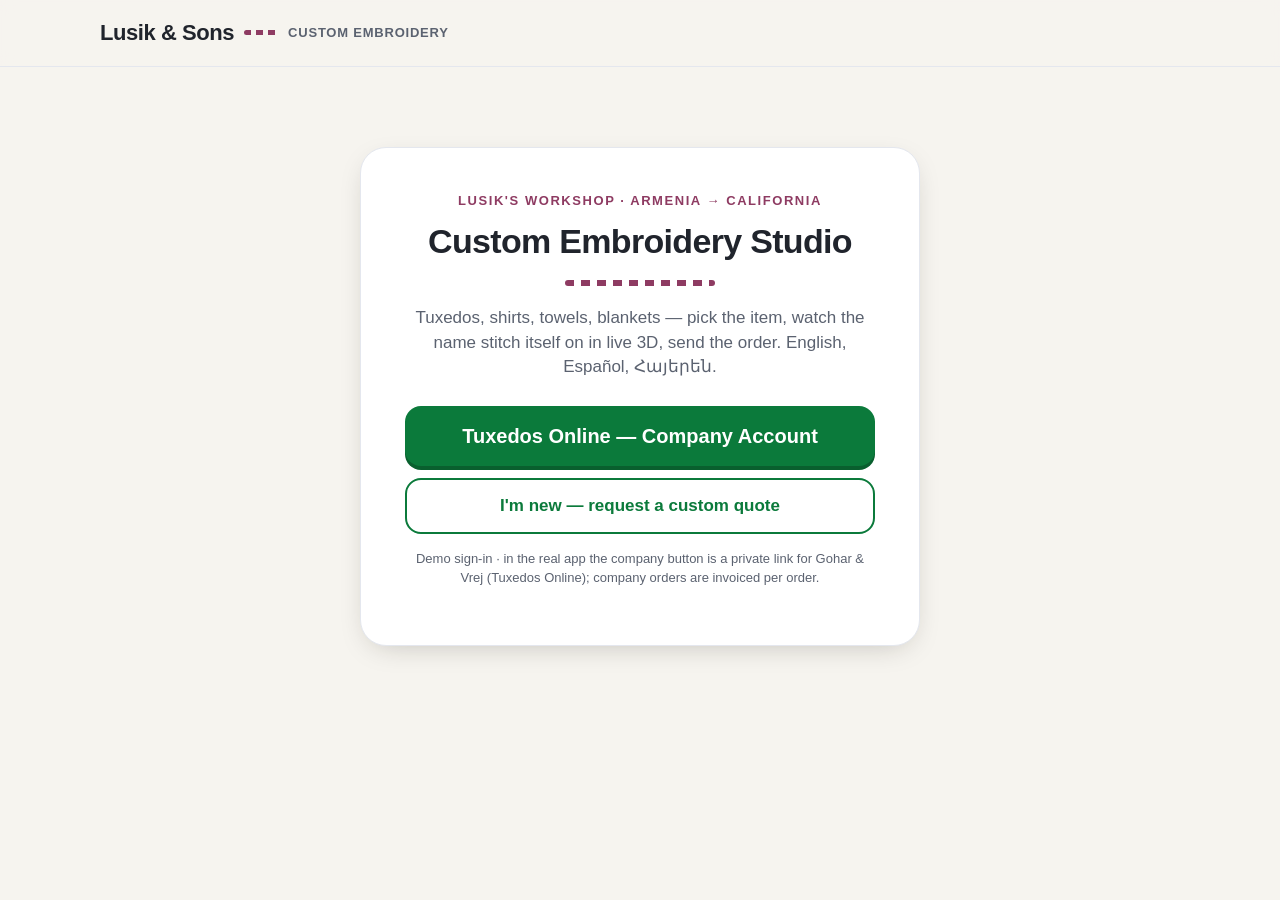
<file: apps/studio/index.html>
<!doctype html>
<html lang="en">
<head>
<meta charset="utf-8">
<meta name="viewport" content="width=device-width, initial-scale=1">
<title>Lusik &amp; Sons — Custom Embroidery Studio</title>
<link rel="stylesheet" href="./css/studio.css">
<script type="importmap">{ "imports": { "three": "./vendor/three.module.min.js" } }</script>
</head>
<body>
<header class="top"><div class="wrap">
  <div class="brand"><span>Lusik &amp; Sons</span><span class="stitch"></span><small>Custom Embroidery</small></div>
  <button class="step-back" id="backBtn" style="display:none">‹ Back</button>
  <span class="who" id="who"></span>
</div></header>

<main><div class="wrap">

  <!-- SIGN IN -->
  <section class="screen on" data-screen="signin">
    <div class="hero">
      <div class="eyebrow">Lusik's Workshop · Armenia → California</div>
      <h1 style="font-size:34px">Custom Embroidery Studio</h1>
      <div class="stitch-lg"></div>
      <p class="sub" style="margin-bottom:26px">Tuxedos, shirts, towels, blankets — pick the item, watch the name stitch itself on in live 3D, send the order. English, Español, Հայերեն.</p>
      <button class="btn-go wide" data-go="catalog" onclick="signIn('Gohar','company')">Tuxedos Online — Company Account</button>
      <div style="height:12px"></div>
      <button class="btn-ghost" style="width:100%" data-go="catalog" onclick="signIn('Guest','public')">I'm new — request a custom quote</button>
      <p style="color:var(--ink-soft);font-size:13px;margin-top:16px">Demo sign-in · in the real app the company button is a private link for Gohar &amp; Vrej (Tuxedos Online); company orders are invoiced per order.</p>
    </div>
  </section>

  <!-- CATALOG -->
  <section class="screen" data-screen="catalog">
    <div class="eyebrow">Step 1</div>
    <h1>Choose a product</h1>
    <p class="sub">Everything from the shop that can be embroidered.</p>
    <div class="toolbar">
      <label class="search">🔎 <input id="q" type="search" placeholder="Search products…" autocomplete="off"></label>
    </div>
    <div class="chips" id="typeChips"></div>
    <p class="count-note" id="countNote"></p>
    <div class="grid" id="grid"><div class="loading">Loading the catalog…</div></div>
  </section>

  <!-- CUSTOMIZE -->
  <section class="screen" data-screen="customize">
    <div class="eyebrow">Step 2</div>
    <h1 id="cName">Customize</h1>
    <p class="sub">Spin the fabric, type the name, watch it stitch itself on.</p>
    <div class="stage2">
      <div>
        <div class="viewer-card">
          <div id="viewer3d" style="position:absolute;inset:0"></div>
          <span class="viewer-title" id="viewerTitle">LIVE 3D</span>
          <span class="viewer-hint">Drag to spin · scroll or pinch to zoom</span>
          <div class="viewer-fallback" id="viewerFallback" style="display:none">3D isn’t available on this device — the photo preview below shows your design.</div>
        </div>
        <div class="photo-card" id="photoCard">
          <div class="photo-emoji" id="photoEmoji" style="display:none"></div>
          <img class="garment" id="garmentImg" alt="">
          <div class="photo-note">Tap a numbered dot to choose where the embroidery goes.</div>
        </div>
      </div>
      <div class="panel">
        <p class="field-label">What are we stitching?</p>
        <div class="seg mode" id="modeSeg">
          <button data-mode="name" class="on">Full name</button>
          <button data-mode="mono">Monogram</button>
        </div>

        <div id="nameFields">
          <p class="field-label">Language</p>
          <div class="seg" id="langSeg">
            <button data-lang="en" class="on">English</button>
            <button data-lang="es">Español</button>
            <button data-lang="hy">Հայերեն</button>
          </div>
          <p class="field-label">Style</p>
          <div class="seg" id="styleSeg">
            <button data-style="print" class="on">Print<span class="h">Block letters</span></button>
            <button data-style="cursive">Cursive<span class="h">Joined script</span></button>
          </div>
          <p class="field-label">The name</p>
          <input class="namebox" id="nameInput" placeholder="Type a name…" value="Gohar" autocomplete="off">
          <div class="translit" id="translit"></div>
        </div>

        <div id="monoFields" style="display:none">
          <p class="field-label">Initials (up to 3 letters)</p>
          <div class="mono-row">
            <span class="mono-cell"><input id="monoF" maxlength="1" value="G"><span class="cap">First</span></span>
            <span class="mono-cell"><input id="monoM" maxlength="1" value="A"><span class="cap">Middle</span></span>
            <span class="mono-cell"><input id="monoL" maxlength="1" value="H"><span class="cap">Last</span></span>
          </div>
          <p class="mono-note">Classic style puts the <b>last-name initial big in the middle</b> — we order it for you.</p>
          <p class="field-label">Monogram style</p>
          <div class="seg" id="monoStyleSeg">
            <button data-mstyle="classic" class="on">Classic<span class="h">fLm stacked</span></button>
            <button data-mstyle="straight">Straight<span class="h">F M L same size</span></button>
            <button data-mstyle="script">Script<span class="h">Flowing</span></button>
          </div>
        </div>

        <p class="field-label" style="margin-top:14px">Thread color</p>
        <div class="swatches" id="swatches"></div>
        <p class="field-label">Fabric color</p>
        <div class="swatches" id="fabricSwatches"></div>
        <div class="info" id="placeInfo">Tap a dot on the garment photo to place the name.</div>
        <button class="btn-go wide" data-go="sent">Review &amp; send</button>
      </div>
    </div>
  </section>

  <!-- SENT -->
  <section class="screen" data-screen="sent">
    <div class="done">
      <div class="big">🎉</div>
      <h1 id="sentTitle">Order sent!</h1>
      <div class="summary" id="orderSummary"></div>
      <button class="btn-ghost" data-go="catalog" onclick="resetOrder()">Start another order</button>
      <div class="todo">
        <b>What happens next (in the real build):</b> pressing Send calls a small render worker that turns the design
        into a machine-ready <code>.pes</code> file, renders a preview, and emails everything to Lusik &amp; Sons —
        plus, for company-account orders, an auto-numbered invoice; public requests arrive as quotes to price first.
        In this demo the file/email/invoice step is stubbed — the engine (<code>engine/</code>) and Netlify function are the next build phase.
      </div>
    </div>
  </section>

</div></main>

<script type="module" src="./js/stage3d.js"></script>
<script src="./js/app.js" defer></script>
</body>
</html>
</file>
<file: apps/studio/css/studio.css>
:root{
  --ink:#20242c; --ink-soft:#5b6270; --line:#e4e7ee; --line-2:#d3d8e2;
  --bg:#f6f4ef; --card:#ffffff; --go:#0b7a3b; --go-press:#095f2e; --go-tint:#e7f3ec;
  --accent:#8e3b62; --accent-tint:#f3e5ec; --amber:#8a5200; --amber-bg:#fbf1de;
  --thread:#1f2f6b; --r:18px; --shadow:0 8px 30px -12px rgba(30,25,15,.28);
  --font:-apple-system,BlinkMacSystemFont,"Segoe UI",Roboto,Helvetica,Arial,sans-serif;
}
*{box-sizing:border-box}
html,body{margin:0}
body{font-family:var(--font);color:var(--ink);background:var(--bg);-webkit-font-smoothing:antialiased;line-height:1.45}
.wrap{max-width:1120px;margin:0 auto;padding:0 20px}
header.top{position:sticky;top:0;z-index:20;background:rgba(246,244,239,.92);backdrop-filter:blur(8px);border-bottom:1px solid var(--line)}
.top .wrap{display:flex;align-items:center;gap:14px;height:66px}
.brand{font-weight:800;font-size:22px;letter-spacing:-.02em;display:flex;align-items:center;gap:10px}
.brand .stitch{width:34px;height:5px;border-radius:3px;background-image:linear-gradient(90deg,var(--accent) 58%,transparent 58%);background-size:12px 5px}
.brand small{font-weight:600;font-size:13px;color:var(--ink-soft);letter-spacing:.06em;text-transform:uppercase}
.top .who{margin-left:auto;font-weight:600;color:var(--ink-soft);font-size:15px}
.step-back{background:var(--card);border:1px solid var(--line-2);border-radius:12px;padding:8px 14px;font-weight:700;font-size:15px;color:var(--go);cursor:pointer;font-family:var(--font)}
.step-back:active{background:var(--go-tint)}
main{padding:26px 0 80px}
.screen{display:none;animation:fade .3s ease both}
.screen.on{display:block}
@keyframes fade{from{opacity:0;transform:translateY(8px)}to{opacity:1;transform:none}}
h1{font-size:30px;font-weight:800;letter-spacing:-.02em;margin:6px 0 4px;text-wrap:balance}
.sub{color:var(--ink-soft);font-size:17px;margin:0 0 22px}
.eyebrow{font-size:13px;font-weight:700;letter-spacing:.12em;text-transform:uppercase;color:var(--accent)}

/* sign in */
.hero{background:var(--card);border:1px solid var(--line);border-radius:26px;box-shadow:var(--shadow);padding:44px;text-align:center;max-width:560px;margin:6vh auto 0}
.hero .stitch-lg{width:150px;height:6px;border-radius:3px;margin:14px auto 20px;background-image:linear-gradient(90deg,var(--accent) 58%,transparent 58%);background-size:16px 6px}
.btn-go{background:var(--go);color:#fff;border:none;border-radius:16px;padding:0 26px;height:60px;font-size:20px;font-weight:800;cursor:pointer;font-family:var(--font);box-shadow:0 4px 0 var(--go-press);transition:transform .1s,box-shadow .1s}
.btn-go:active{transform:translateY(3px);box-shadow:0 1px 0 var(--go-press)}
.btn-go.wide{width:100%}
.btn-ghost{background:var(--card);color:var(--go);border:2px solid var(--go);border-radius:16px;padding:0 22px;height:56px;font-weight:800;font-size:17px;cursor:pointer;font-family:var(--font)}

/* toolbar */
.toolbar{display:flex;flex-wrap:wrap;gap:12px;align-items:center;margin-bottom:20px}
.search{flex:1;min-width:220px;display:flex;align-items:center;gap:10px;background:var(--card);border:1px solid var(--line-2);border-radius:14px;padding:0 16px;height:52px}
.search input{border:none;outline:none;font-size:17px;flex:1;background:transparent;font-family:var(--font);color:var(--ink)}
.chips{display:flex;gap:8px;flex-wrap:wrap}
.chip{border:1px solid var(--line-2);background:var(--card);border-radius:999px;padding:9px 16px;font-weight:700;font-size:15px;cursor:pointer;font-family:var(--font);color:var(--ink)}
.chip.on{background:var(--accent);border-color:var(--accent);color:#fff}

/* product grid */
.grid{display:grid;grid-template-columns:repeat(auto-fill,minmax(180px,1fr));gap:16px}
.prod{background:var(--card);border:1px solid var(--line);border-radius:var(--r);overflow:hidden;cursor:pointer;text-align:left;padding:0;font-family:var(--font);transition:transform .12s,box-shadow .12s;display:flex;flex-direction:column}
.prod:hover{transform:translateY(-3px);box-shadow:var(--shadow)}
.prod .ph{aspect-ratio:1/1.15;background:#eef0f4;overflow:hidden;display:block}
.prod .ph img{width:100%;height:100%;object-fit:cover;display:block}
.prod .ph .icon-tile{width:100%;height:100%;display:flex;align-items:center;justify-content:center;font-size:64px;background:radial-gradient(120% 100% at 50% 0%,#f7f4ec,#e7e1d2)}
.photo-emoji{aspect-ratio:1/.85;display:flex;align-items:center;justify-content:center;font-size:110px;background:radial-gradient(120% 100% at 50% 0%,#f7f4ec,#e2dccb)}
.prod .cap{padding:11px 12px 13px}
.prod .cap b{font-size:14px;font-weight:700;display:block;line-height:1.3;color:var(--ink);display:-webkit-box;-webkit-line-clamp:2;-webkit-box-orient:vertical;overflow:hidden;min-height:2.6em}
.prod .cap .tag{font-size:12px;color:var(--accent);font-weight:700;text-transform:uppercase;letter-spacing:.04em;margin-top:4px;display:inline-block}
.prod .cap .tag.xmas{color:var(--go)}
.count-note{color:var(--ink-soft);font-size:14px;margin:14px 2px}
.loading{padding:60px;text-align:center;color:var(--ink-soft);font-size:18px}

/* customize layout */
.stage2{display:grid;grid-template-columns:1.15fr .85fr;gap:24px;align-items:start}
@media(max-width:860px){.stage2{grid-template-columns:1fr}}
.viewer-card{position:relative;background:radial-gradient(120% 90% at 50% 20%,#efece3 0%,#d8d3c4 55%,#b9b2a0 100%);border:1px solid var(--line);border-radius:22px;overflow:hidden;box-shadow:var(--shadow);aspect-ratio:4/3.1}
.viewer-card canvas{display:block;width:100%;height:100%;touch-action:none;cursor:grab}
.viewer-card canvas:active{cursor:grabbing}
.viewer-hint{position:absolute;left:14px;bottom:12px;background:rgba(28,33,48,.78);color:#fff;font-size:12.5px;font-weight:600;padding:6px 12px;border-radius:999px;pointer-events:none}
.viewer-title{position:absolute;left:14px;top:12px;background:rgba(255,255,255,.85);border:1px solid var(--line);color:var(--ink);font-size:13px;font-weight:800;padding:6px 12px;border-radius:999px;pointer-events:none;letter-spacing:.02em}
.viewer-fallback{position:absolute;inset:0;display:flex;align-items:center;justify-content:center;color:var(--ink-soft);font-size:15px;padding:30px;text-align:center}

/* photo + placement dots */
.photo-card{position:relative;background:var(--card);border:1px solid var(--line);border-radius:18px;overflow:hidden;margin-top:16px}
.photo-card img.garment{width:100%;display:block}
.photo-note{padding:9px 14px;font-size:13px;color:var(--ink-soft);border-top:1px solid var(--line)}
.dot{position:absolute;transform:translate(-50%,-50%);width:32px;height:32px;border-radius:50%;border:3px solid #fff;background:var(--accent);box-shadow:0 2px 8px rgba(0,0,0,.35);cursor:pointer;display:flex;align-items:center;justify-content:center;color:#fff;font-weight:800;font-size:14px}
.dot.sel{background:var(--go);box-shadow:0 0 0 5px var(--go-tint),0 2px 8px rgba(0,0,0,.35)}
.dot .lbl{position:absolute;top:110%;left:50%;transform:translateX(-50%);white-space:nowrap;background:#1c2130;color:#fff;font-size:12px;font-weight:700;padding:3px 8px;border-radius:8px;opacity:0;transition:.15s;pointer-events:none;z-index:3}
.dot:hover .lbl,.dot.sel .lbl{opacity:1}
.embzone{position:absolute;transform:translate(-50%,-50%);display:flex;align-items:center;justify-content:center;pointer-events:none;overflow:hidden}
.embzone svg{width:100%;height:100%;overflow:visible}

/* controls */
.panel{background:var(--card);border:1px solid var(--line);border-radius:22px;padding:20px;box-shadow:var(--shadow)}
.field-label{font-size:14px;font-weight:700;color:var(--ink-soft);text-transform:uppercase;letter-spacing:.06em;margin:0 0 8px}
.seg{display:flex;gap:8px;margin-bottom:18px;flex-wrap:wrap}
.seg button{flex:1;min-width:86px;border:1px solid var(--line-2);background:var(--card);border-radius:12px;padding:12px 8px;font-weight:800;font-size:16px;cursor:pointer;font-family:var(--font);color:var(--ink)}
.seg button.on{border-color:var(--go);background:var(--go-tint);color:var(--go)}
.seg button .h{font-size:12.5px;font-weight:600;color:var(--ink-soft);display:block}
.seg button.on .h{color:var(--go)}
.seg.mode{background:#f0eee8;border-radius:14px;padding:5px;gap:5px}
.seg.mode button{border:none;background:transparent;border-radius:10px}
.seg.mode button.on{background:var(--card);box-shadow:0 1px 4px rgba(0,0,0,.12);color:var(--ink)}
.namebox{width:100%;height:60px;border:2px solid var(--line-2);border-radius:14px;font-size:24px;font-weight:600;padding:0 16px;font-family:var(--font);outline:none;color:var(--ink)}
.namebox:focus{border-color:var(--accent)}
.translit{font-size:14px;color:var(--ink-soft);margin:8px 2px 0;min-height:20px}
.translit b{color:var(--accent);font-size:18px}
.mono-row{display:flex;gap:10px;margin-bottom:6px}
.mono-row .mono-cell{flex:1;text-align:center}
.mono-row input{width:100%;height:64px;border:2px solid var(--line-2);border-radius:14px;font-size:30px;font-weight:800;text-align:center;font-family:Georgia,serif;outline:none;color:var(--ink)}
.mono-row input:focus{border-color:var(--accent)}
.mono-row .cap{font-size:12px;font-weight:700;color:var(--ink-soft);text-transform:uppercase;letter-spacing:.05em;margin-top:5px}
.mono-note{font-size:13.5px;color:var(--ink-soft);margin:6px 2px 14px}
.mono-note b{color:var(--accent)}
.swatches{display:flex;gap:10px;margin:6px 0 18px;flex-wrap:wrap}
.sw{width:38px;height:38px;border-radius:50%;border:3px solid #fff;box-shadow:0 0 0 1px var(--line-2);cursor:pointer}
.sw.on{box-shadow:0 0 0 3px var(--go)}
.info{background:var(--amber-bg);border:1px solid #e7c48a;color:var(--amber);border-radius:12px;padding:12px 14px;font-size:14px;font-weight:600;margin:4px 0 16px}
.summary{background:var(--go-tint);border:1px solid #bfe0cc;border-radius:14px;padding:16px;margin-bottom:16px;font-size:16px}
.summary b{font-weight:800}
.done{max-width:600px;margin:4vh auto 0;text-align:center;background:var(--card);border:1px solid var(--line);border-radius:26px;box-shadow:var(--shadow);padding:40px}
.done .big{font-size:64px}
.todo{font-size:13px;color:var(--ink-soft);border-top:1px dashed var(--line-2);margin-top:18px;padding-top:14px;text-align:left}
.todo code{background:#eef0f4;padding:1px 5px;border-radius:5px}
@media (prefers-reduced-motion:reduce){*{animation-duration:.001ms !important;transition-duration:.001ms !important}}
</file>
